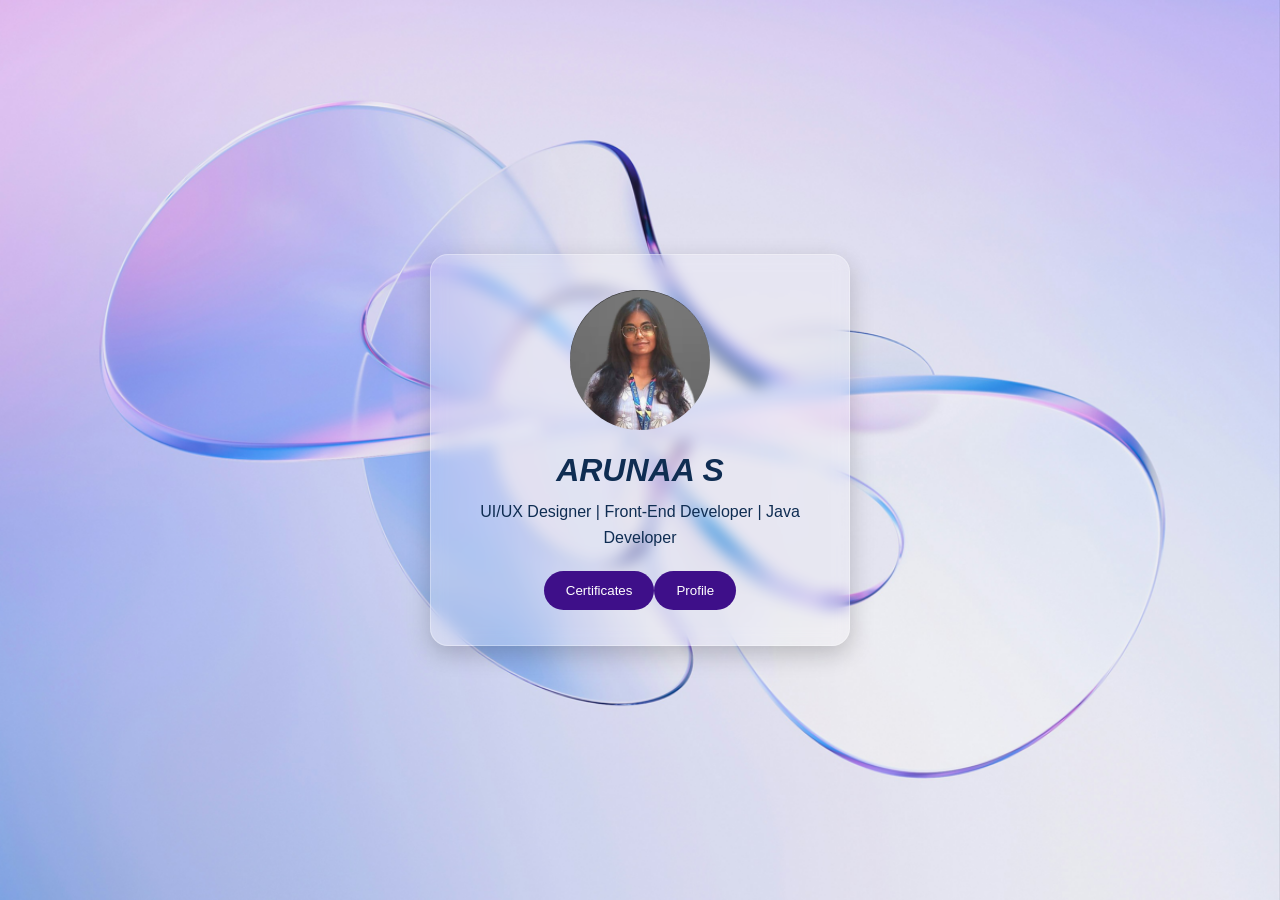
<file: index.html>
<!DOCTYPE html>
<head>
    <meta charset="UTF-8"/>
    <meta name="viewport" content="width=device-width, initial-scale=1.0"/>
    <link rel="stylesheet" href="style.css">
    <title></title>
</head>
<body>
    <div class="text-box">
        <div class="glass-card">
            <img src="profile.png" alt="profile" class="image" >
           <h2>ARUNAA S</h2>
           <p>UI/UX Designer | Front-End Developer | Java Developer</p>
           <div class="cp"> 
             <button class="btn"> Certificates</button>
             <button class="prf" onclick="location.href='profile.html'">Profile</button>
           </div>
        </div>
    </div>
  
</body>
</file>
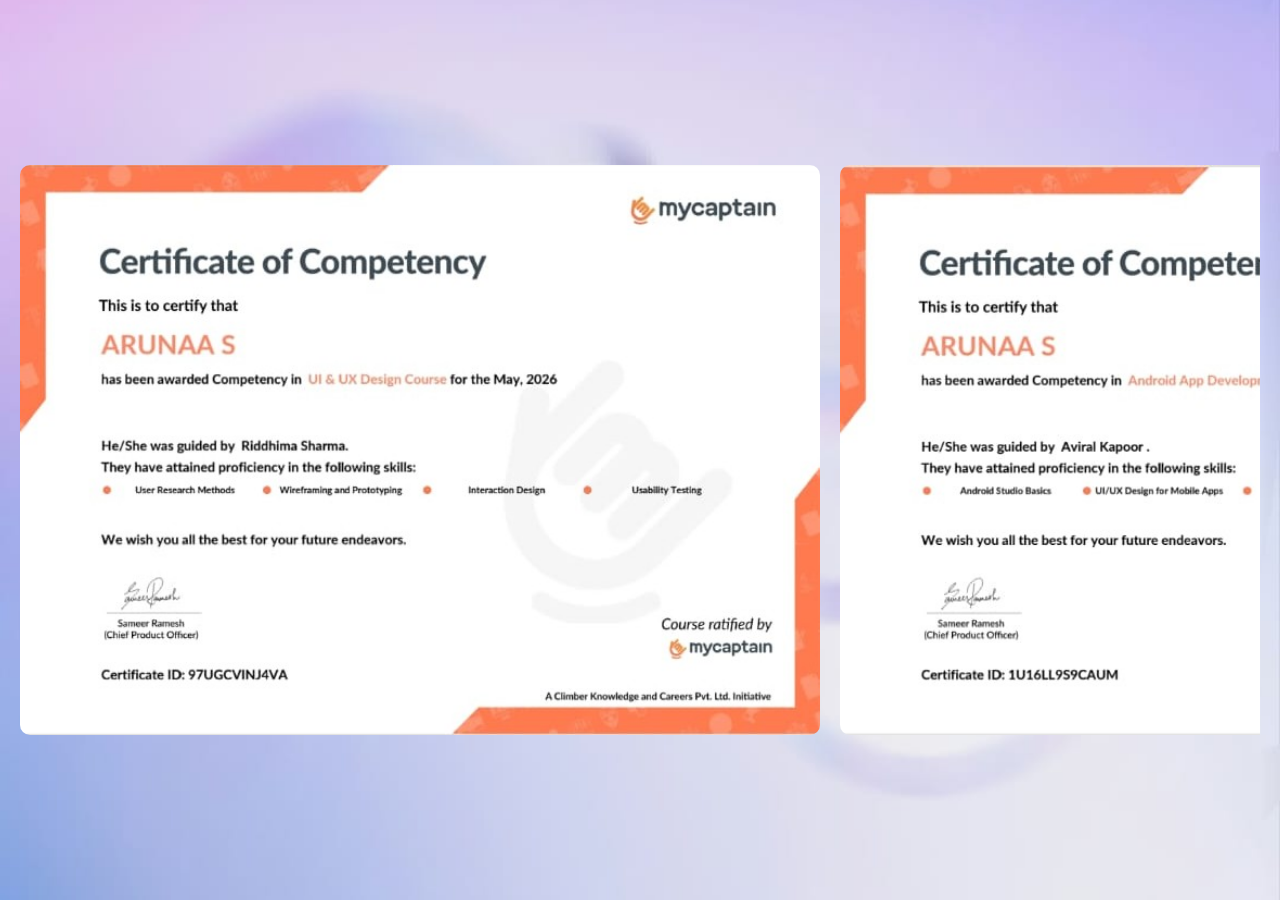
<file: certificates.html>
<head>
    <meta charset="UTF-8"/>
    <meta name="viewport" content="width=device-width, initial-scale=1.0"/>
    <link rel="stylesheet" href="style.css">
</head>
<body class="container">

    <div class="scroll">

        <img src="c1.jpeg" alt="java certificate">
        <img src="ct2.jpeg" alt="java certificate">
        <img src="c3.jpeg" alt="java certificate">
    
    </div>
         
    
    
</body>
</file>
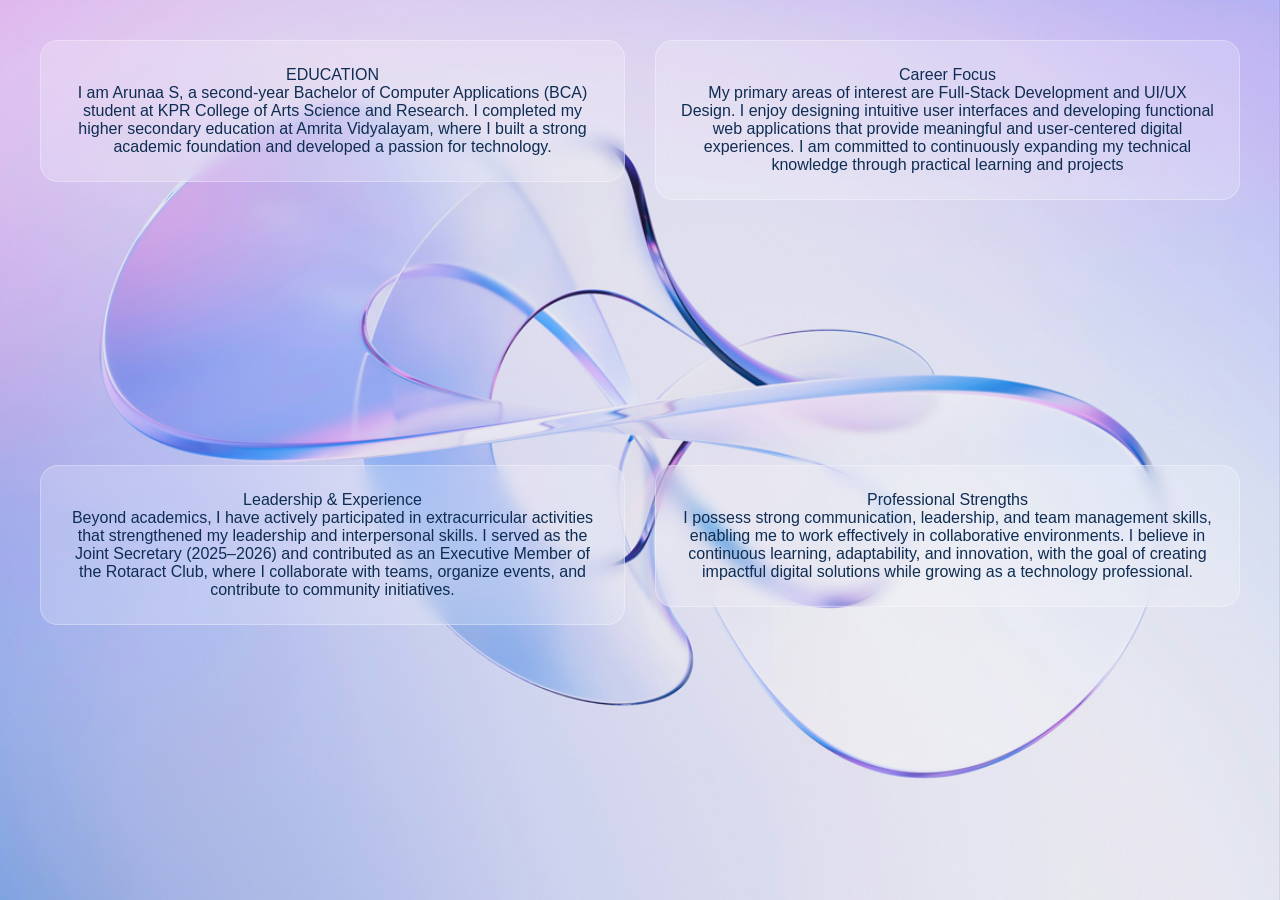
<file: profile.html>
<head>
    <meta charset="UTF-8"/>
    <meta name="viewport" content="width=device-width, initial-scale=1.0"/>
    <link rel="stylesheet" href="style.css">
</head>
<body> 
    <div class="second-page" >
    <div>
        <p class="p1">
           EDUCATION <br>
        I am Arunaa S, a second-year Bachelor of Computer Applications (BCA) <br>student at KPR College of Arts Science and Research. I completed my higher secondary education at Amrita Vidyalayam, where I built a strong academic foundation and developed a passion for technology.
        </p>

    </div>
     <div>
        <p class="p2">
        Career Focus<br>

My primary areas of interest are Full-Stack Development and UI/UX Design. I enjoy designing intuitive user interfaces and developing functional web applications that provide meaningful and user-centered digital experiences. I am committed to continuously expanding my technical knowledge through practical learning and projects
        </p>

    </div>
     <div>
        <p class="p3">
            Leadership & Experience<br>

Beyond academics, I have actively participated in extracurricular activities that strengthened my leadership and interpersonal skills. I served as the Joint Secretary (2025–2026) and contributed as an Executive Member of the Rotaract Club, where I collaborate with teams, organize events, and contribute to community initiatives.
        </p>

    </div>
     <div>
        <p class="p4">
            Professional Strengths<br>

I possess strong communication, leadership, and team management skills, enabling me to work effectively in collaborative environments. I believe in continuous learning, adaptability, and innovation, with the goal of creating impactful digital solutions while growing as a technology professional.
        </p>

    </div>
        
    <!---<div script src="vanilla-tilt.js"></div>----->
 </div>
    
    
    
</body>
</file>
<file: style.css>
*{ 
    margin:0;
    padding:0;
    box-sizing:border-box;
    font-family:Poppins,sans-serif;
}
body{ 
    overflow-x:hidden;background:#000;
}
.text-box{
    min-height:100vh;
    width:100%;
    background:url("Screenshot 2026-07-13 005343.png") center/cover no-repeat;
    display:flex;
    justify-content:center;
    align-items:center;
    padding:20px;
}
.image{
    width:140px;
    height:140px;
    border-radius:50%;
    object-fit:cover;
}
.glass-card{
    width:100%;
    max-width:420px;
    padding:35px;
    text-align:center;
    color:#0F2D52;
    background:rgba(255,255,255,.2);
    border:1px solid rgba(255,255,255,.3);
    border-radius:18px;
    backdrop-filter:blur(8px);
    box-shadow:0 8px 25px rgba(0,0,0,.2);
}
.glass-card h2{
    margin:18px 0 10px;
    font-size:2rem;
    font-style:italic;
}
.glass-card p{
    line-height:1.6;
    margin-bottom:20px;
}
.cp{
   display:flex;
    justify-content:center;
    align-items:center;
    flex-wrap: wrap;
}
.glass-card button{
    padding:12px 22px;
    border:none;
    border-radius:30px;
    background:#3e0f89;
    color:#fff;
    cursor:pointer;
    transition:.3s;
}
.glass-card button:hover{
    transform:translateY(-3px);
}
.second-page{
    min-height:100vh;
    background:url("Screenshot 2026-07-13 005343.png") center/cover no-repeat;
    display:grid;
    grid-template-columns:repeat(2,1fr);
    gap:30px;
    padding:40px;
}
.p1,.p2,.p3,.p4{
    background:rgba(255,255,255,.2);
    border:1px solid rgba(255,255,255,.3);
    backdrop-filter:blur(8px);
    border-radius:18px;
    padding:25px;
    color:#0F2D52;
    text-align:center;
}
.container{
    min-height:100vh;
    background:url("scre2.jpeg") center/cover no-repeat;
    display:flex;
    justify-content:center;
    align-items:center;
    padding:20px;
}
.scroll{
    display:flex;
    overflow-x:auto;
    gap:20px;
    scroll-behavior:smooth;
}
.scroll img{
    width:800px;
    max-width:100%;
    border-radius:10px;
    flex-shrink:0;
}
@media (max-width:992px){
.second-page{
    grid-template-columns:1fr;
}
.scroll img{
    width:600px;
}
}
@media (max-width:768px){
.text-box{
    padding:25px;
}
.glass-card{
    padding:25px;
}
.image{
    width:110px;height:110px;

}
.glass-card h2{
    font-size:1.6rem;
}
.glass-card p{
    font-size:15px;
}
.cp{
    flex-direction:column;
}
.glass-card button{
    width:100%;
}
.second-page{
    grid-template-columns:1fr;
    padding:20px;
    gap:20px;
}
.p1,.p2,.p3,.p4{
    width:100%;
    padding:20px;
}
.scroll img{
    width:100%;
}
}
</file>
